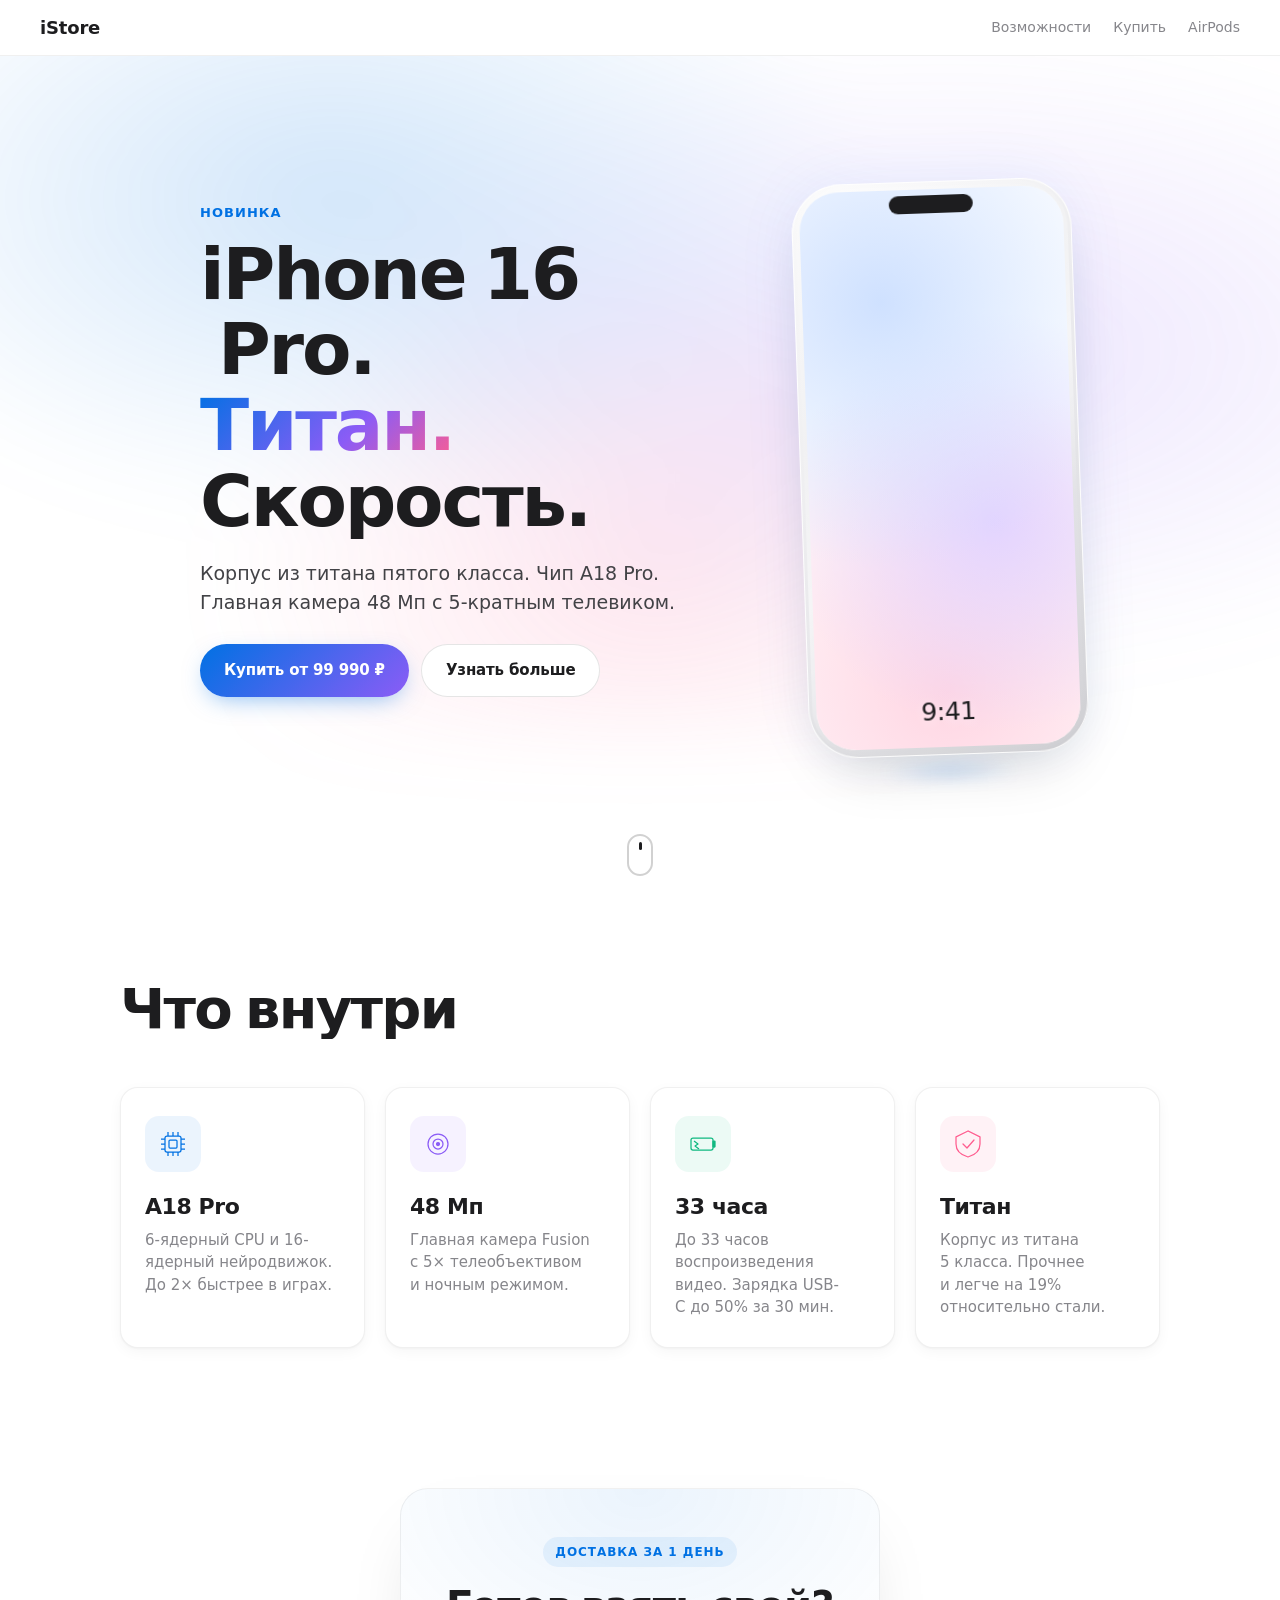
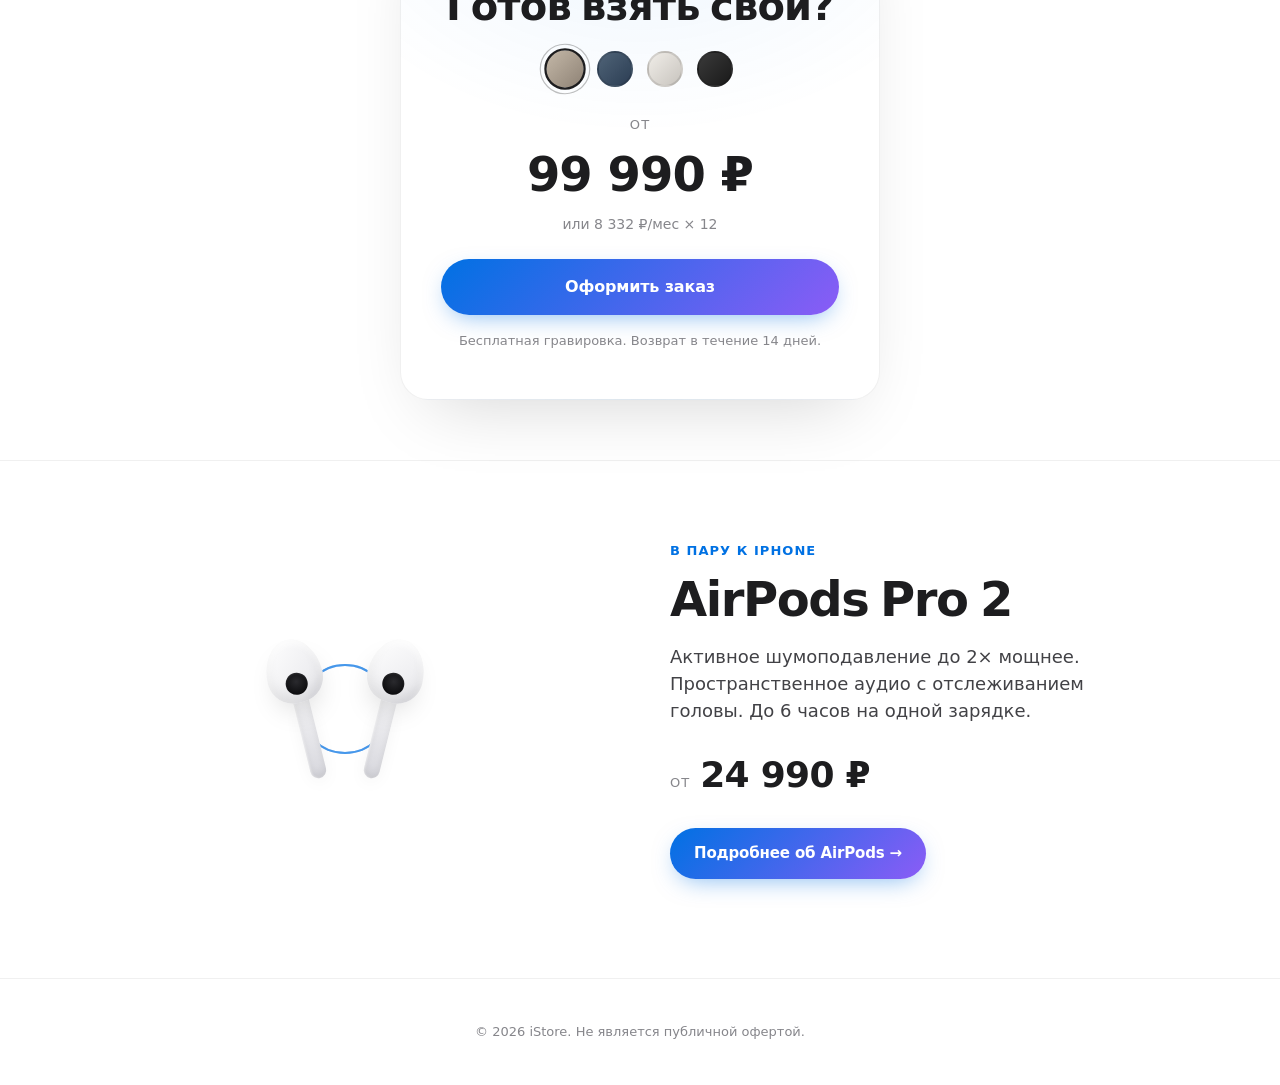
<file: index.html>
<!DOCTYPE html>
<html lang="ru">
<head>
  <meta charset="UTF-8" />
  <meta name="viewport" content="width=device-width, initial-scale=1, viewport-fit=cover" />
  <meta name="theme-color" content="#ffffff" />
  <meta name="description" content="iPhone 16 Pro — титан, чип A18 Pro, камера 48 Мп. Купить с доставкой за 1 день." />
  <title>iPhone 16 Pro — Титан. Скорость. Камера.</title>
  <link rel="stylesheet" href="styles.css" />
</head>
<body>
  <div class="scroll-progress" aria-hidden="true">
    <div class="scroll-progress__fill"></div>
  </div>

  <header class="nav">
    <a class="nav__logo" href="index.html">iStore</a>
    <nav class="nav__links" aria-label="Основная навигация">
      <a href="#features">Возможности</a>
      <a href="#buy">Купить</a>
      <a href="airpods.html">AirPods</a>
    </nav>
  </header>

  <main>
    <section class="hero" id="hero">
      <div class="hero__glow" aria-hidden="true"></div>

      <div class="hero__content">
        <p class="hero__eyebrow reveal">Новинка</p>
        <h1 class="hero__title">
          <span class="split" data-split>iPhone 16 Pro.</span>
          <span class="split hero__title--accent" data-split>Титан.</span>
          <span class="split" data-split>Скорость.</span>
        </h1>
        <p class="hero__sub reveal--blur" style="--delay: 480ms">
          Корпус из титана пятого класса. Чип&nbsp;A18&nbsp;Pro. Главная камера 48&nbsp;Мп
          с&nbsp;5-кратным телевиком.
        </p>
        <div class="hero__cta reveal" style="--delay: 600ms">
          <a class="btn btn--primary" href="#buy">Купить от&nbsp;99&nbsp;990&nbsp;₽</a>
          <a class="btn btn--ghost" href="#features">Узнать&nbsp;больше</a>
        </div>
      </div>

      <div class="phone" aria-hidden="true">
        <div class="phone__shadow"></div>
        <div class="phone__body">
          <div class="phone__notch"></div>
          <div class="phone__screen">
            <div class="phone__wallpaper"></div>
            <div class="phone__time">9:41</div>
          </div>
        </div>
      </div>

      <button class="hero__scroll" aria-label="Прокрутить вниз">
        <span></span>
      </button>
    </section>

    <section class="features" id="features">
      <h2 class="section-title split" data-split>Что внутри</h2>

      <div class="features__grid">
        <article class="feature reveal--scale" style="--delay: 0ms">
          <div class="feature__icon feature__icon--chip">
            <svg viewBox="0 0 64 64" fill="none" stroke="currentColor" stroke-width="2.5">
              <rect x="16" y="16" width="32" height="32" rx="4" />
              <rect x="24" y="24" width="16" height="16" rx="2" />
              <path d="M22 8v8M32 8v8M42 8v8M22 48v8M32 48v8M42 48v8M8 22h8M8 32h8M8 42h8M48 22h8M48 32h8M48 42h8" />
            </svg>
          </div>
          <h3>A18 Pro</h3>
          <p>6-ядерный CPU и 16-ядерный нейродвижок. До&nbsp;2× быстрее в&nbsp;играх.</p>
        </article>

        <article class="feature reveal--scale" style="--delay: 120ms">
          <div class="feature__icon feature__icon--cam">
            <svg viewBox="0 0 64 64" fill="none" stroke="currentColor" stroke-width="2.5">
              <circle cx="32" cy="32" r="20" />
              <circle cx="32" cy="32" r="10" />
              <circle cx="32" cy="32" r="3" fill="currentColor" />
            </svg>
          </div>
          <h3>48 Мп</h3>
          <p>Главная камера Fusion с&nbsp;5× телеобъективом и&nbsp;ночным режимом.</p>
        </article>

        <article class="feature reveal--scale" style="--delay: 240ms">
          <div class="feature__icon feature__icon--bat">
            <svg viewBox="0 0 64 64" fill="none" stroke="currentColor" stroke-width="2.5">
              <rect x="8" y="20" width="44" height="24" rx="4" />
              <rect x="52" y="26" width="4" height="12" rx="1" fill="currentColor" />
              <path d="M14 26l8 6-6 4 8 6" stroke-linejoin="round" />
            </svg>
          </div>
          <h3>33 часа</h3>
          <p>До&nbsp;33&nbsp;часов воспроизведения видео. Зарядка USB-C&nbsp;до&nbsp;50% за&nbsp;30&nbsp;мин.</p>
        </article>

        <article class="feature reveal--scale" style="--delay: 360ms">
          <div class="feature__icon feature__icon--ti">
            <svg viewBox="0 0 64 64" fill="none" stroke="currentColor" stroke-width="2.5">
              <path d="M32 6L8 18v14c0 14 10 22 24 26 14-4 24-12 24-26V18L32 6z" />
              <path d="M22 32l8 8 14-16" stroke-linecap="round" stroke-linejoin="round" />
            </svg>
          </div>
          <h3>Титан</h3>
          <p>Корпус из&nbsp;титана 5&nbsp;класса. Прочнее и&nbsp;легче на&nbsp;19% относительно стали.</p>
        </article>
      </div>
    </section>

    <section class="buy" id="buy">
      <div class="buy__card reveal--blur">
        <p class="buy__eyebrow">Доставка за&nbsp;1&nbsp;день</p>
        <h2 class="buy__title split" data-split>Готов взять свой?</h2>

        <div class="buy__colors" role="radiogroup" aria-label="Цвет">
          <button class="swatch swatch--natural is-active" role="radio" aria-checked="true" aria-label="Натуральный титан"></button>
          <button class="swatch swatch--blue" role="radio" aria-checked="false" aria-label="Синий титан"></button>
          <button class="swatch swatch--white" role="radio" aria-checked="false" aria-label="Белый титан"></button>
          <button class="swatch swatch--black" role="radio" aria-checked="false" aria-label="Чёрный титан"></button>
        </div>

        <div class="buy__price">
          <span class="buy__price-from">от</span>
          <span class="buy__price-value">99&nbsp;990&nbsp;₽</span>
          <span class="buy__price-note">или&nbsp;8&nbsp;332&nbsp;₽/мес ×&nbsp;12</span>
        </div>

        <a href="#" class="btn btn--primary btn--block">Оформить заказ</a>
        <p class="buy__small">Бесплатная гравировка. Возврат в&nbsp;течение 14&nbsp;дней.</p>
      </div>
    </section>

    <section class="airpods" id="airpods">
      <div class="airpods__inner">
        <div class="airpods__visual reveal--scale" aria-hidden="true">
          <span class="wave wave--1"></span>
          <span class="wave wave--2"></span>
          <span class="wave wave--3"></span>
          <div class="airpod airpod--left">
            <div class="airpod__bud"><span class="airpod__mesh"></span></div>
            <div class="airpod__stem"></div>
          </div>
          <div class="airpod airpod--right">
            <div class="airpod__bud"><span class="airpod__mesh"></span></div>
            <div class="airpod__stem"></div>
          </div>
        </div>

        <div class="airpods__content">
          <p class="airpods__eyebrow reveal">В пару к&nbsp;iPhone</p>
          <h2 class="airpods__title split" data-split>AirPods Pro 2</h2>
          <p class="airpods__sub reveal--blur" style="--delay: 200ms">
            Активное шумоподавление до&nbsp;2× мощнее. Пространственное аудио
            с&nbsp;отслеживанием головы. До&nbsp;6&nbsp;часов на&nbsp;одной зарядке.
          </p>
          <div class="airpods__price reveal" style="--delay: 360ms">
            <span class="airpods__price-from">от</span>
            <span class="airpods__price-value">24&nbsp;990&nbsp;₽</span>
          </div>
          <a href="airpods.html" class="btn btn--primary reveal" style="--delay: 480ms">Подробнее об AirPods →</a>
        </div>
      </div>
    </section>
  </main>

  <footer class="footer">
    <p>© 2026 iStore. Не&nbsp;является публичной офертой.</p>
  </footer>

  <script src="script.js" defer></script>
</body>
</html>
</file>
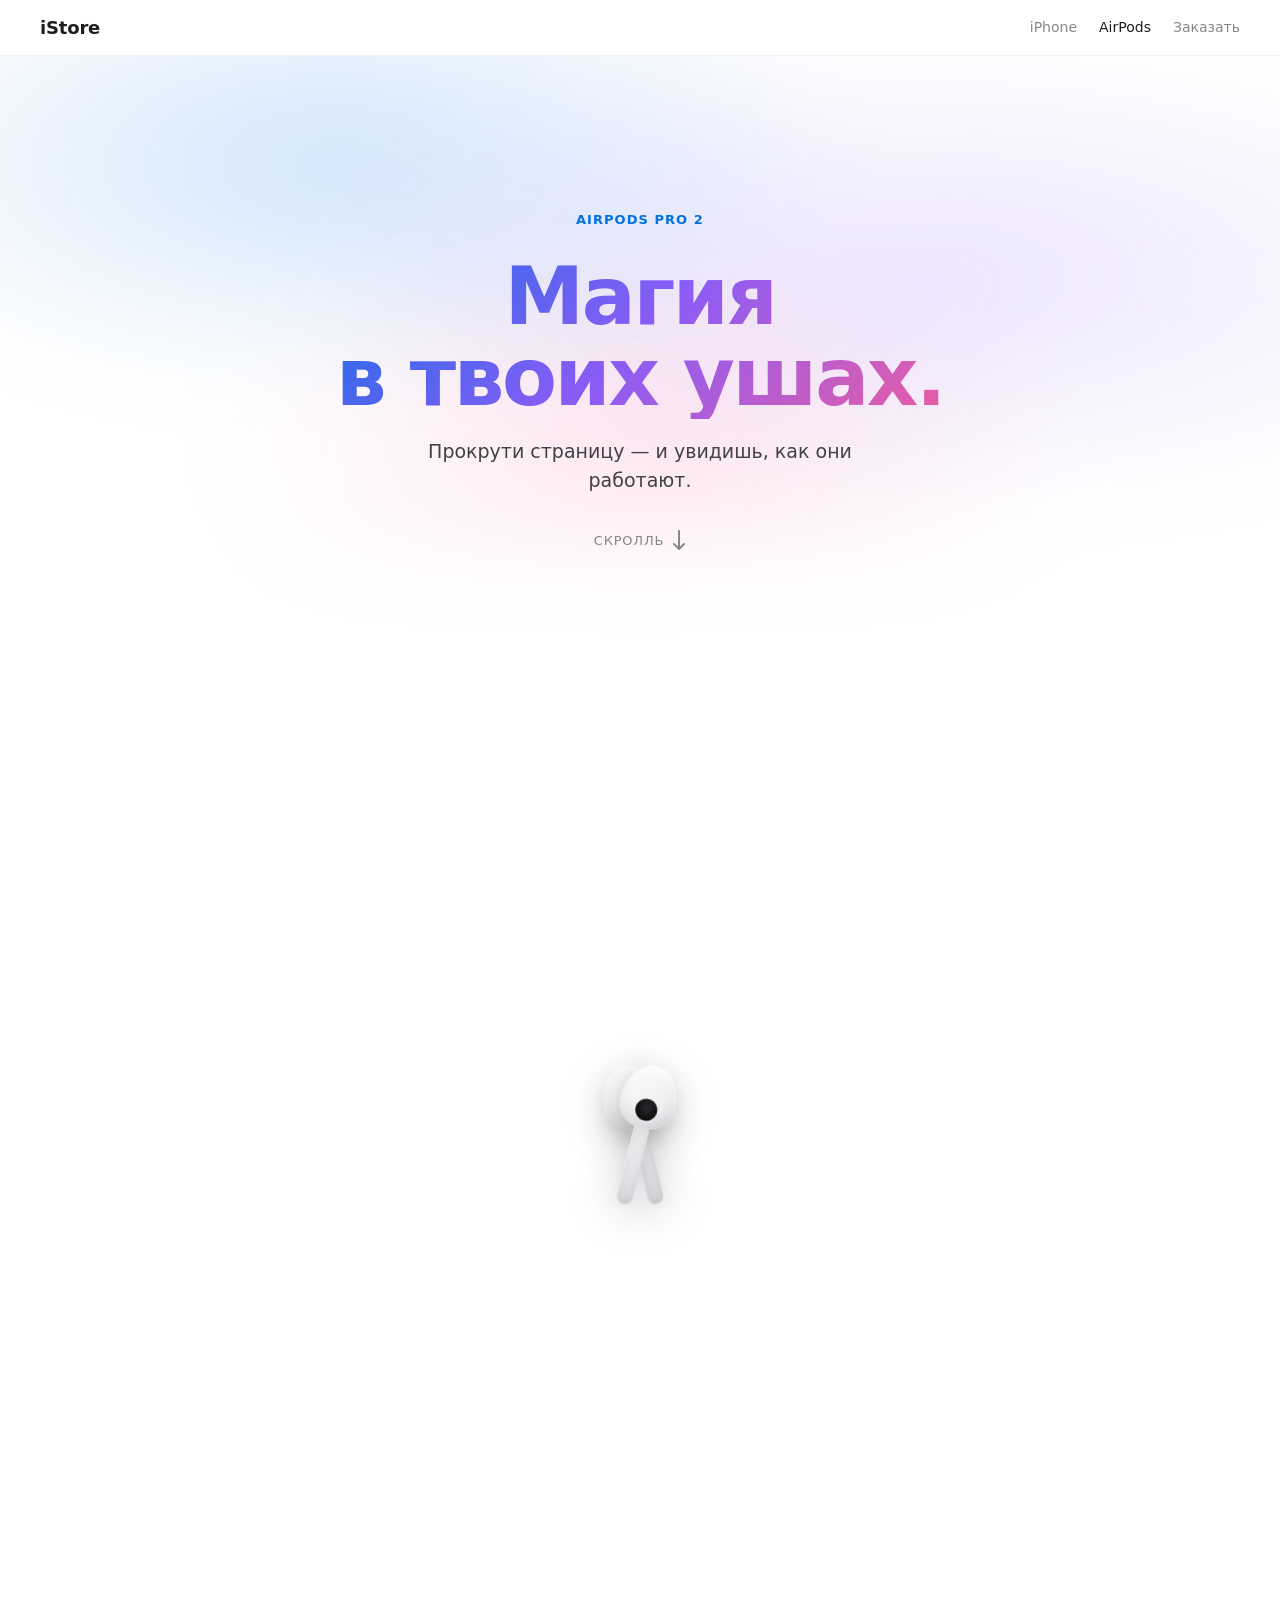
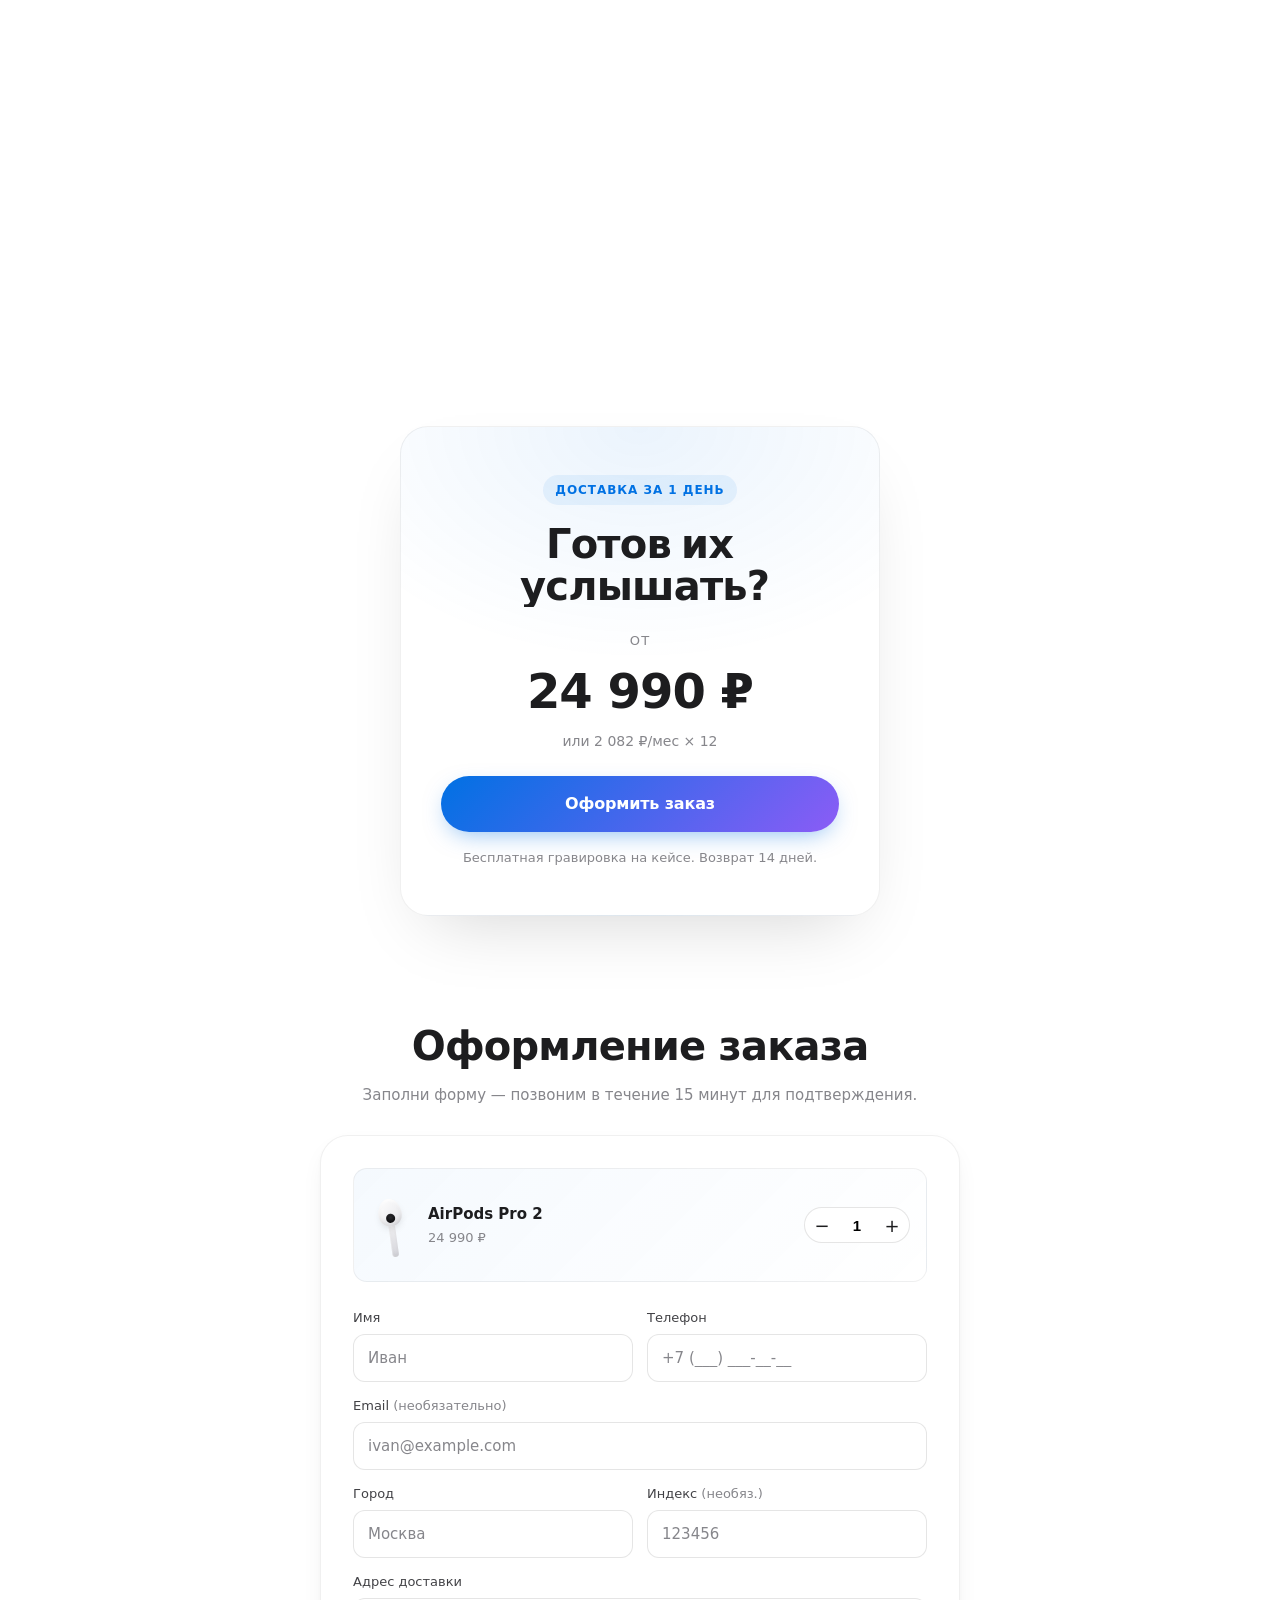
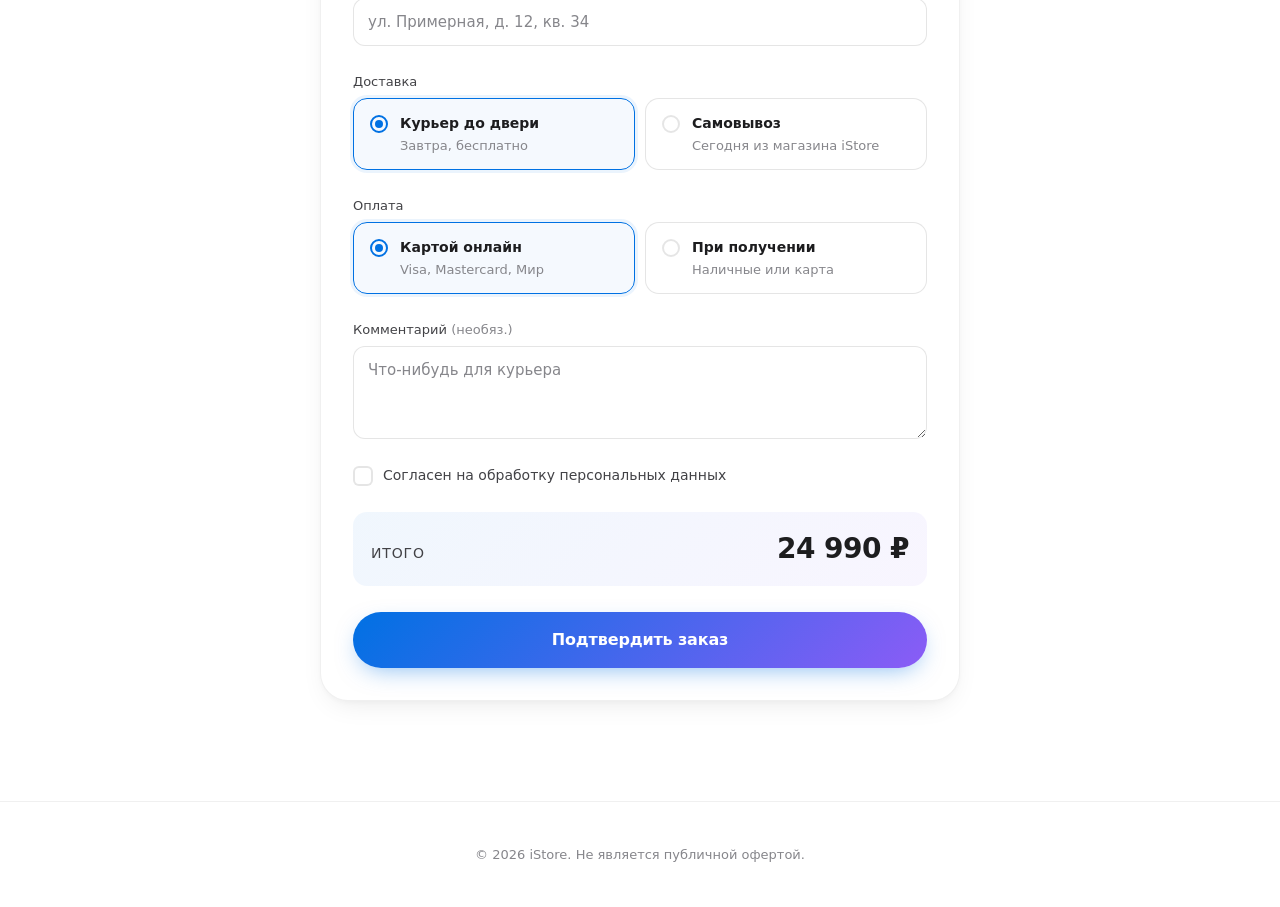
<file: airpods.html>
<!DOCTYPE html>
<html lang="ru">
<head>
  <meta charset="UTF-8" />
  <meta name="viewport" content="width=device-width, initial-scale=1, viewport-fit=cover" />
  <meta name="theme-color" content="#ffffff" />
  <meta name="description" content="AirPods Pro 2 — активное шумоподавление, пространственное аудио." />
  <title>AirPods Pro 2 — iStore</title>
  <link rel="stylesheet" href="styles.css" />
</head>
<body>
  <div class="scroll-progress" aria-hidden="true">
    <div class="scroll-progress__fill"></div>
  </div>

  <header class="nav">
    <a class="nav__logo" href="index.html">iStore</a>
    <nav class="nav__links" aria-label="Основная навигация">
      <a href="index.html#features">iPhone</a>
      <a href="airpods.html" aria-current="page">AirPods</a>
      <a href="#order-form">Заказать</a>
    </nav>
  </header>

  <main>
    <section class="story-hero">
      <div class="hero__glow" aria-hidden="true"></div>
      <p class="hero__eyebrow reveal">AirPods Pro 2</p>
      <h1 class="story-hero__title reveal--blur" style="--delay: 120ms">Магия в&nbsp;твоих&nbsp;ушах.</h1>
      <p class="story-hero__sub reveal" style="--delay: 280ms">
        Прокрути страницу — и&nbsp;увидишь, как они работают.
      </p>
      <div class="story-hero__hint" aria-hidden="true">
        <span>Скролль</span>
        <svg width="14" height="22" viewBox="0 0 14 22" fill="none">
          <path d="M7 1v18m0 0l-5-5m5 5l5-5" stroke="currentColor" stroke-width="2" stroke-linecap="round" stroke-linejoin="round"/>
        </svg>
      </div>
    </section>

    <section class="airpods-story" aria-label="Демонстрация AirPods Pro">
      <div class="airpods-story__track">
        <div class="airpods-story__viewport">
          <div class="silhouette" aria-hidden="true">
            <div class="silhouette__head"></div>
            <div class="silhouette__body"></div>
          </div>

          <div class="story-specs" aria-live="polite">
            <h2 class="story-specs__title">Что внутри</h2>
            <ul class="story-specs__list">
              <li><b>Чип H2</b><span>В&nbsp;2× мощнее активное шумоподавление и&nbsp;адаптивный режим.</span></li>
              <li><b>6 часов</b><span>Воспроизведение на&nbsp;одном заряде. До&nbsp;30&nbsp;ч с&nbsp;кейсом.</span></li>
              <li><b>Lossless</b><span>Аудио без&nbsp;потерь с&nbsp;ультранизкой задержкой в&nbsp;Vision Pro.</span></li>
              <li><b>USB-C, IP54</b><span>Зарядка кейса. Защита от пыли и&nbsp;брызг.</span></li>
            </ul>
          </div>

          <div class="story-bud story-bud--left" aria-hidden="true">
            <div class="airpod__bud"><span class="airpod__mesh"></span></div>
            <div class="airpod__stem"></div>
          </div>
          <div class="story-bud story-bud--right" aria-hidden="true">
            <div class="airpod__bud"><span class="airpod__mesh"></span></div>
            <div class="airpod__stem"></div>
          </div>
        </div>
      </div>
    </section>

    <section class="buy" id="buy">
      <div class="buy__card reveal--blur">
        <p class="buy__eyebrow">Доставка за&nbsp;1&nbsp;день</p>
        <h2 class="buy__title split" data-split>Готов их услышать?</h2>
        <div class="buy__price">
          <span class="buy__price-from">от</span>
          <span class="buy__price-value">24&nbsp;990&nbsp;₽</span>
          <span class="buy__price-note">или&nbsp;2&nbsp;082&nbsp;₽/мес ×&nbsp;12</span>
        </div>
        <a href="#order-form" class="btn btn--primary btn--block">Оформить заказ</a>
        <p class="buy__small">Бесплатная гравировка на&nbsp;кейсе. Возврат 14&nbsp;дней.</p>
      </div>
    </section>

    <section class="order" id="order-form">
      <div class="order__inner">
        <h2 class="order__title reveal">Оформление заказа</h2>
        <p class="order__sub reveal" style="--delay: 80ms">Заполни форму — позвоним в&nbsp;течение 15&nbsp;минут для подтверждения.</p>

        <form class="order-form reveal" style="--delay: 160ms" data-price="24990" novalidate>
          <div class="order-form__product">
            <div class="order-form__product-mini" aria-hidden="true">
              <div class="airpod airpod--mini">
                <div class="airpod__bud"><span class="airpod__mesh"></span></div>
                <div class="airpod__stem"></div>
              </div>
            </div>
            <div class="order-form__product-text">
              <p class="order-form__product-name">AirPods Pro 2</p>
              <p class="order-form__product-price">24&nbsp;990&nbsp;₽</p>
            </div>
            <div class="qty-stepper" role="group" aria-label="Количество">
              <button type="button" class="qty-stepper__btn" data-action="dec" aria-label="Уменьшить">−</button>
              <input type="number" name="qty" value="1" min="1" max="10" inputmode="numeric" aria-label="Количество" />
              <button type="button" class="qty-stepper__btn" data-action="inc" aria-label="Увеличить">+</button>
            </div>
          </div>

          <div class="order-form__grid">
            <label class="field">
              <span class="field__label">Имя</span>
              <input type="text" name="name" required autocomplete="name" placeholder="Иван" />
            </label>
            <label class="field">
              <span class="field__label">Телефон</span>
              <input type="tel" name="phone" required autocomplete="tel" placeholder="+7 (___) ___-__-__" pattern="[+0-9\s\-\(\)]{7,}" />
            </label>
            <label class="field field--full">
              <span class="field__label">Email <span class="field__optional">(необязательно)</span></span>
              <input type="email" name="email" autocomplete="email" placeholder="ivan@example.com" />
            </label>
            <label class="field">
              <span class="field__label">Город</span>
              <input type="text" name="city" required autocomplete="address-level2" placeholder="Москва" />
            </label>
            <label class="field">
              <span class="field__label">Индекс <span class="field__optional">(необяз.)</span></span>
              <input type="text" name="zip" autocomplete="postal-code" placeholder="123456" inputmode="numeric" pattern="[0-9]{4,10}" />
            </label>
            <label class="field field--full">
              <span class="field__label">Адрес доставки</span>
              <input type="text" name="address" required autocomplete="street-address" placeholder="ул. Примерная, д.&nbsp;12, кв.&nbsp;34" />
            </label>
          </div>

          <fieldset class="order-form__radios">
            <legend>Доставка</legend>
            <label class="radio-card">
              <input type="radio" name="delivery" value="courier" checked />
              <div class="radio-card__body">
                <b>Курьер до&nbsp;двери</b>
                <span>Завтра, бесплатно</span>
              </div>
            </label>
            <label class="radio-card">
              <input type="radio" name="delivery" value="pickup" />
              <div class="radio-card__body">
                <b>Самовывоз</b>
                <span>Сегодня из&nbsp;магазина iStore</span>
              </div>
            </label>
          </fieldset>

          <fieldset class="order-form__radios">
            <legend>Оплата</legend>
            <label class="radio-card">
              <input type="radio" name="payment" value="card" checked />
              <div class="radio-card__body">
                <b>Картой онлайн</b>
                <span>Visa, Mastercard, Мир</span>
              </div>
            </label>
            <label class="radio-card">
              <input type="radio" name="payment" value="cash" />
              <div class="radio-card__body">
                <b>При получении</b>
                <span>Наличные или&nbsp;карта</span>
              </div>
            </label>
          </fieldset>

          <label class="field">
            <span class="field__label">Комментарий <span class="field__optional">(необяз.)</span></span>
            <textarea name="comment" rows="3" placeholder="Что-нибудь для курьера"></textarea>
          </label>

          <label class="checkbox">
            <input type="checkbox" name="consent" required />
            <span>Согласен на&nbsp;обработку персональных данных</span>
          </label>

          <div class="order-form__total">
            <span class="order-form__total-label">Итого</span>
            <strong class="order-form__total-value" data-total>24&nbsp;990&nbsp;₽</strong>
          </div>

          <button type="submit" class="btn btn--primary btn--block">Подтвердить заказ</button>
        </form>

        <div class="order-success" hidden role="status" aria-live="polite">
          <div class="order-success__icon" aria-hidden="true">
            <svg viewBox="0 0 64 64" fill="none" stroke="currentColor" stroke-width="3">
              <circle cx="32" cy="32" r="28" />
              <path d="M20 33l8 8 16-18" stroke-linecap="round" stroke-linejoin="round" />
            </svg>
          </div>
          <h3 class="order-success__title">Заказ принят!</h3>
          <p class="order-success__text">Мы позвоним на&nbsp;<span data-success-phone></span> в&nbsp;течение 15&nbsp;минут для подтверждения.</p>
          <p class="order-success__order-id">Номер заказа: <strong data-success-id></strong></p>
          <p class="order-success__total">Сумма: <strong data-success-total></strong></p>
          <button type="button" class="btn btn--ghost order-success__again" data-reset-order>Оформить ещё</button>
        </div>
      </div>
    </section>
  </main>

  <footer class="footer">
    <p>© 2026 iStore. Не&nbsp;является публичной офертой.</p>
  </footer>

  <script src="script.js" defer></script>
</body>
</html>
</file>
<file: styles.css>
/* ============================================
   Reset & tokens (mobile-first, light theme)
   ============================================ */
*,
*::before,
*::after { box-sizing: border-box; }

html { -webkit-text-size-adjust: 100%; scroll-behavior: smooth; scroll-padding-top: 70px; }

body {
  margin: 0;
  font-family: -apple-system, BlinkMacSystemFont, "SF Pro Display", "SF Pro Text",
               "Helvetica Neue", "Segoe UI", system-ui, sans-serif;
  color: #1d1d1f;
  background: #ffffff;
  line-height: 1.5;
  -webkit-font-smoothing: antialiased;
  overflow-x: hidden;
}

img, svg { display: block; max-width: 100%; }

a { color: inherit; text-decoration: none; }

button {
  font: inherit;
  color: inherit;
  background: none;
  border: 0;
  cursor: pointer;
}

:root {
  --accent: #0071e3;
  --accent-2: #8b5cf6;
  --accent-3: #ff5d8f;
  --ink: #1d1d1f;
  --ink-2: #424246;
  --ink-dim: #86868b;
  --bg: #ffffff;
  --bg-soft: #ffffff;
  --bg-card: #ffffff;
  --border: rgba(0,0,0,0.06);
  --border-strong: rgba(0,0,0,0.1);
  --shadow-sm: 0 1px 2px rgba(0,0,0,0.03), 0 4px 14px rgba(0,0,0,0.04);
  --shadow-md: 0 10px 28px -10px rgba(0,0,0,0.1), 0 2px 6px rgba(0,0,0,0.03);
  --shadow-lg: 0 30px 70px -30px rgba(0,0,0,0.18);
  --radius: 18px;
  --radius-lg: 28px;
  --maxw: 1120px;
  --pad: 20px;
}

@media (min-width: 768px) {
  :root { --pad: 40px; }
}

.scroll-progress {
  position: fixed;
  top: 0;
  left: 0;
  height: 3px;
  width: 100%;
  background: transparent;
  z-index: 100;
  pointer-events: none;
}
.scroll-progress__fill {
  height: 100%;
  width: 0;
  background: linear-gradient(90deg, var(--accent), var(--accent-2), var(--accent-3));
  transform-origin: left center;
  transition: width 0.05s linear;
}

.reveal {
  opacity: 0;
  transform: translateY(28px);
  transition: opacity 0.8s cubic-bezier(.2,.7,.2,1) var(--delay, 0ms),
              transform 0.8s cubic-bezier(.2,.7,.2,1) var(--delay, 0ms);
  will-change: opacity, transform;
}
.reveal.is-in { opacity: 1; transform: none; }

.reveal--scale {
  opacity: 0;
  transform: scale(0.92);
  transition: opacity 0.9s cubic-bezier(.2,.7,.2,1) var(--delay, 0ms),
              transform 0.9s cubic-bezier(.2,.7,.2,1) var(--delay, 0ms);
}
.reveal--scale.is-in { opacity: 1; transform: none; }

.reveal--blur {
  opacity: 0;
  filter: blur(14px);
  transform: translateY(20px);
  transition: opacity 1s cubic-bezier(.2,.7,.2,1) var(--delay, 0ms),
              filter   1s cubic-bezier(.2,.7,.2,1) var(--delay, 0ms),
              transform 1s cubic-bezier(.2,.7,.2,1) var(--delay, 0ms);
}
.reveal--blur.is-in { opacity: 1; filter: blur(0); transform: none; }

.split { display: inline-block; overflow: hidden; vertical-align: top; line-height: 1.05; }
.word {
  display: inline-block;
  transform: translateY(110%);
  opacity: 0;
  transition: transform 0.7s cubic-bezier(.2,.7,.2,1),
              opacity   0.7s cubic-bezier(.2,.7,.2,1);
  transition-delay: calc(var(--i, 0) * 70ms);
  will-change: transform, opacity;
}
.split.is-in .word { transform: translateY(0); opacity: 1; }
.word + .word { margin-left: 0.25em; }

@media (prefers-reduced-motion: reduce) {
  .reveal,
  .reveal--scale,
  .reveal--blur { opacity: 1; transform: none; filter: none; transition: none; }
  .split .word { opacity: 1; transform: none; transition: none; }
  *, *::before, *::after {
    animation-duration: 0.001ms !important;
    animation-iteration-count: 1 !important;
    transition-duration: 0.001ms !important;
  }
}

.nav {
  position: sticky;
  top: 0;
  z-index: 50;
  display: flex;
  align-items: center;
  justify-content: space-between;
  padding: 14px var(--pad);
  background: rgba(255,255,255,0.85);
  backdrop-filter: saturate(180%) blur(24px);
  -webkit-backdrop-filter: saturate(180%) blur(24px);
  border-bottom: 1px solid var(--border);
}
.nav__logo {
  font-weight: 700;
  letter-spacing: -0.01em;
  font-size: 18px;
  color: var(--ink);
}
.nav__links {
  display: flex;
  gap: 22px;
  font-size: 14px;
  color: var(--ink-dim);
}
.nav__links a { transition: color .2s; }
.nav__links a:hover { color: var(--ink); }
.nav__links a[aria-current="page"] { color: var(--ink); }

.btn {
  display: inline-flex;
  align-items: center;
  justify-content: center;
  padding: 14px 24px;
  border-radius: 999px;
  font-weight: 600;
  font-size: 15px;
  letter-spacing: -0.01em;
  transition: transform .2s ease, background .25s, box-shadow .25s, opacity .2s;
  white-space: nowrap;
}
.btn--primary {
  background: linear-gradient(135deg, var(--accent), var(--accent-2));
  color: #fff;
  box-shadow: 0 8px 24px -8px rgba(0,113,227,.5);
}
.btn--primary:hover {
  transform: translateY(-2px);
  box-shadow: 0 14px 32px -10px rgba(0,113,227,.55);
}
.btn--primary:active { transform: translateY(0); }
.btn--ghost {
  background: #ffffff;
  color: var(--ink);
  border: 1px solid var(--border-strong);
}
.btn--ghost:hover { background: #f5f5f7; border-color: rgba(0,0,0,0.18); }
.btn--block { display: flex; width: 100%; padding: 16px 24px; font-size: 16px; }

.hero {
  position: relative;
  min-height: calc(100svh - 56px);
  padding: 32px var(--pad) 80px;
  display: flex;
  flex-direction: column;
  align-items: center;
  text-align: center;
  overflow: hidden;
  isolation: isolate;
  background: #ffffff;
}

.hero__glow {
  position: absolute;
  inset: -10% -10% auto -10%;
  height: 90%;
  background:
    radial-gradient(50% 60% at 30% 30%, rgba(0,113,227,.18), transparent 70%),
    radial-gradient(60% 60% at 70% 50%, rgba(139,92,246,.16), transparent 70%),
    radial-gradient(40% 60% at 50% 80%, rgba(255,93,143,.14), transparent 70%);
  filter: blur(40px);
  z-index: -1;
  animation: glow-drift 14s ease-in-out infinite alternate;
}
@keyframes glow-drift {
  0%   { transform: translate3d(-3%, -2%, 0) scale(1); }
  100% { transform: translate3d(3%, 4%, 0) scale(1.08); }
}

.hero__eyebrow {
  font-size: 13px;
  letter-spacing: 0.08em;
  text-transform: uppercase;
  color: var(--accent);
  margin: 0 0 14px;
  font-weight: 600;
}

.hero__title {
  font-size: clamp(40px, 11vw, 72px);
  line-height: 1.02;
  letter-spacing: -0.03em;
  margin: 0 0 20px;
  font-weight: 700;
  color: var(--ink);
}
.hero__title .split { display: block; }
.hero__title--accent .word {
  background: linear-gradient(135deg, var(--accent) 0%, var(--accent-2) 60%, var(--accent-3) 100%);
  -webkit-background-clip: text;
  background-clip: text;
  color: transparent;
}

.hero__sub {
  margin: 0 auto 28px;
  max-width: 540px;
  color: var(--ink-2);
  font-size: clamp(16px, 4vw, 19px);
}

.hero__cta {
  display: flex;
  flex-wrap: wrap;
  gap: 12px;
  justify-content: center;
  margin-bottom: 36px;
}

.phone {
  --w: min(220px, 60vw);
  --h: calc(var(--w) * 2.05);
  --scroll: 0;
  position: relative;
  width: var(--w);
  height: var(--h);
  margin: 8px auto 0;
  perspective: 800px;
  transform: rotate(calc(-2deg + var(--scroll) * 12deg))
             scale(calc(1 + var(--scroll) * 0.08))
             translateY(calc(var(--scroll) * -10px));
  animation: phone-float 5s ease-in-out infinite;
  transition: transform 0.05s linear;
}
@keyframes phone-float {
  0%, 100% { translate: 0 0; }
  50%      { translate: 0 -10px; }
}

.phone__shadow {
  position: absolute;
  left: 50%;
  bottom: -28px;
  width: 70%;
  height: 24px;
  transform: translateX(-50%);
  background: radial-gradient(50% 50% at 50% 50%, rgba(0,113,227,.28), transparent 70%);
  filter: blur(8px);
  animation: shadow-pulse 5s ease-in-out infinite;
}
@keyframes shadow-pulse {
  0%, 100% { transform: translateX(-50%) scale(1); opacity: .8; }
  50%      { transform: translateX(-50%) scale(.85); opacity: .55; }
}

.phone__body {
  position: relative;
  width: 100%;
  height: 100%;
  border-radius: calc(var(--w) * 0.18);
  background:
    linear-gradient(135deg, #ffffff 0%, #ececef 60%, #d4d4d8 100%);
  padding: 8px;
  box-shadow:
    inset 0 0 0 1px rgba(255,255,255,.9),
    inset 0 -10px 30px rgba(0,0,0,.05),
    0 30px 60px -25px rgba(0,0,0,.18),
    0 0 60px rgba(0,113,227,.08);
}
.phone__body::before {
  content: '';
  position: absolute;
  inset: 4px;
  border-radius: calc(var(--w) * 0.16);
  background: linear-gradient(135deg, transparent 30%, rgba(255,255,255,.5) 50%, transparent 70%);
  pointer-events: none;
}

.phone__screen {
  position: relative;
  width: 100%;
  height: 100%;
  border-radius: calc(var(--w) * 0.14);
  overflow: hidden;
  background: #fafafa;
}

.phone__wallpaper {
  position: absolute;
  inset: 0;
  background:
    radial-gradient(circle at 30% 20%, #cfe1ff 0%, transparent 55%),
    radial-gradient(circle at 70% 60%, #e3d4ff 0%, transparent 55%),
    radial-gradient(circle at 50% 90%, #ffd6e3 0%, transparent 60%),
    #ffffff;
  animation: wallpaper-shift 8s ease-in-out infinite;
}
@keyframes wallpaper-shift {
  0%, 100% { transform: scale(1) rotate(0); }
  50%      { transform: scale(1.15) rotate(8deg); }
}

.phone__notch {
  position: absolute;
  top: 14px;
  left: 50%;
  transform: translateX(-50%);
  width: 30%;
  height: 18px;
  background: #1d1d1f;
  border-radius: 999px;
  z-index: 2;
}

.phone__time {
  position: absolute;
  bottom: 16px;
  left: 50%;
  transform: translateX(-50%);
  color: #1d1d1f;
  font-size: calc(var(--w) * 0.09);
  font-weight: 400;
  letter-spacing: -0.02em;
  text-shadow: 0 2px 12px rgba(255,255,255,.6);
}

.phone__camera { display: none; }

.hero__scroll {
  margin-top: 40px;
  width: 26px;
  height: 42px;
  border: 2px solid rgba(0,0,0,.18);
  border-radius: 999px;
  display: flex;
  justify-content: center;
  padding-top: 6px;
  animation: scroll-fade 2.4s ease-in-out infinite;
}
.hero__scroll span {
  width: 3px;
  height: 8px;
  background: var(--ink);
  border-radius: 999px;
  animation: scroll-dot 2.4s ease-in-out infinite;
}
@keyframes scroll-dot {
  0%   { transform: translateY(0); opacity: 1; }
  60%  { transform: translateY(14px); opacity: 0; }
  100% { transform: translateY(0); opacity: 0; }
}
@keyframes scroll-fade {
  0%, 100% { opacity: .55; }
  50%      { opacity: 1; }
}

.features {
  padding: 80px var(--pad);
  max-width: var(--maxw);
  margin: 0 auto;
}
.section-title {
  font-size: clamp(32px, 8vw, 56px);
  line-height: 1.05;
  letter-spacing: -0.03em;
  text-align: center;
  margin: 0 0 48px;
  font-weight: 700;
  color: var(--ink);
}

.features__grid {
  display: grid;
  grid-template-columns: 1fr;
  gap: 16px;
}
@media (min-width: 640px) {
  .features__grid { grid-template-columns: 1fr 1fr; gap: 20px; }
}
@media (min-width: 1024px) {
  .features__grid { grid-template-columns: repeat(4, 1fr); }
}

.feature {
  position: relative;
  padding: 28px 24px;
  background: var(--bg-card);
  border: 1px solid var(--border);
  border-radius: var(--radius);
  overflow: hidden;
  transition: transform .35s ease, border-color .35s, background .35s, box-shadow .35s;
  box-shadow: var(--shadow-sm);
}
.feature::before {
  content: '';
  position: absolute;
  inset: -1px;
  border-radius: inherit;
  padding: 1px;
  background: linear-gradient(135deg, var(--accent), var(--accent-2));
  -webkit-mask: linear-gradient(#000 0 0) content-box, linear-gradient(#000 0 0);
          mask: linear-gradient(#000 0 0) content-box, linear-gradient(#000 0 0);
  -webkit-mask-composite: xor;
          mask-composite: exclude;
  opacity: 0;
  transition: opacity .35s ease;
  pointer-events: none;
}
.feature:hover {
  transform: translateY(-4px);
  box-shadow: var(--shadow-md);
}
.feature:hover::before { opacity: 1; }

.feature__icon {
  width: 56px;
  height: 56px;
  border-radius: 14px;
  display: grid;
  place-items: center;
  margin-bottom: 18px;
  color: var(--accent);
  background: rgba(0,113,227,.08);
}
.feature__icon--cam { color: #8b5cf6; background: rgba(139,92,246,.08); }
.feature__icon--bat { color: #10b981; background: rgba(16,185,129,.08); }
.feature__icon--ti  { color: #ff5d8f; background: rgba(255,93,143,.08); }
.feature__icon svg { width: 32px; height: 32px; }

.feature h3 {
  font-size: 22px;
  letter-spacing: -0.02em;
  margin: 0 0 6px;
  color: var(--ink);
}
.feature p {
  margin: 0;
  color: var(--ink-dim);
  font-size: 15px;
}

.buy {
  padding: 60px var(--pad) 60px;
  display: grid;
  place-items: center;
  background: var(--bg-soft);
}
.buy__card {
  width: 100%;
  max-width: 480px;
  padding: 36px 28px;
  background:
    radial-gradient(120% 80% at 50% 0%, rgba(0,113,227,.08), transparent 60%),
    var(--bg-card);
  border: 1px solid var(--border);
  border-radius: var(--radius-lg);
  text-align: center;
  box-shadow: var(--shadow-lg);
}
@media (min-width: 768px) {
  .buy__card { padding: 48px 40px; }
}

.buy__eyebrow {
  display: inline-block;
  font-size: 12px;
  letter-spacing: 0.08em;
  text-transform: uppercase;
  color: var(--accent);
  background: rgba(0,113,227,.08);
  padding: 6px 12px;
  border-radius: 999px;
  margin: 0 0 18px;
  font-weight: 600;
}
.buy__title {
  font-size: clamp(28px, 7vw, 40px);
  letter-spacing: -0.02em;
  margin: 0 0 24px;
  font-weight: 700;
  color: var(--ink);
}

.buy__colors {
  display: flex;
  gap: 14px;
  justify-content: center;
  margin: 0 0 28px;
}
.swatch {
  width: 36px;
  height: 36px;
  border-radius: 50%;
  border: 2px solid var(--border-strong);
  position: relative;
  transition: transform .2s, border-color .2s;
}
.swatch:hover { transform: scale(1.1); }
.swatch.is-active {
  border-color: var(--ink);
  transform: scale(1.15);
}
.swatch.is-active::after {
  content: '';
  position: absolute;
  inset: -6px;
  border-radius: 50%;
  border: 1px solid rgba(0,0,0,.25);
}
.swatch--natural { background: linear-gradient(135deg, #c4b8a8, #8e8275); }
.swatch--blue    { background: linear-gradient(135deg, #4f6377, #2c3e54); }
.swatch--white   { background: linear-gradient(135deg, #f0ede8, #c8c4be); }
.swatch--black   { background: linear-gradient(135deg, #3a3a3a, #1a1a1a); }

.buy__price {
  display: flex;
  flex-direction: column;
  align-items: center;
  gap: 4px;
  margin: 0 0 24px;
}
.buy__price-from {
  font-size: 13px;
  color: var(--ink-dim);
  text-transform: uppercase;
  letter-spacing: 0.08em;
}
.buy__price-value {
  font-size: clamp(36px, 9vw, 48px);
  font-weight: 700;
  letter-spacing: -0.02em;
  color: var(--ink);
}
.buy__price-note {
  font-size: 14px;
  color: var(--ink-dim);
}

.buy__small {
  margin: 16px 0 0;
  font-size: 13px;
  color: var(--ink-dim);
}

.airpods {
  padding: 80px var(--pad) 100px;
  border-top: 1px solid var(--border);
}
.airpods__inner {
  max-width: var(--maxw);
  margin: 0 auto;
  display: grid;
  grid-template-columns: 1fr;
  gap: 32px;
  align-items: center;
  text-align: center;
}
@media (min-width: 900px) {
  .airpods__inner {
    grid-template-columns: 1fr 1fr;
    text-align: left;
    gap: 60px;
  }
}

.airpods__visual {
  position: relative;
  height: 280px;
  display: flex;
  justify-content: center;
  align-items: center;
  gap: 28px;
  isolation: isolate;
}

.airpod {
  display: flex;
  flex-direction: column;
  align-items: center;
  position: relative;
  z-index: 2;
}
.airpod--left  { animation: bud-float 4s ease-in-out infinite; transform: rotate(-14deg); }
.airpod--right { animation: bud-float 4s ease-in-out 0.4s infinite reverse; transform: rotate(14deg); }
.airpod--mini  { animation: none; transform: rotate(-8deg) scale(0.65); }

@keyframes bud-float {
  0%, 100% { translate: 0 0; }
  50%      { translate: 0 -10px; }
}

.airpod__bud {
  position: relative;
  width: 56px;
  height: 64px;
  border-radius: 50% 50% 45% 45% / 60% 60% 40% 40%;
  background: linear-gradient(135deg, #ffffff 0%, #ececef 75%, #d8d8de 100%);
  box-shadow:
    inset 0 -8px 14px rgba(0,0,0,.08),
    inset 0 4px 6px rgba(255,255,255,.95),
    0 14px 30px -12px rgba(0,0,0,.22);
}
.airpod__mesh {
  position: absolute;
  width: 22px;
  height: 22px;
  border-radius: 50%;
  background: radial-gradient(circle at 50% 40%, #2a2a2e 0%, #0a0a0c 80%);
  bottom: 8px;
  left: 50%;
  transform: translateX(-50%);
  box-shadow: inset 0 1px 2px rgba(255,255,255,.1);
}
.airpod__stem {
  width: 16px;
  height: 80px;
  margin-top: -2px;
  border-radius: 0 0 8px 8px;
  background: linear-gradient(180deg, #f4f4f6 0%, #d8d8de 100%);
  box-shadow:
    inset 0 -4px 8px rgba(0,0,0,.08),
    inset 1px 0 2px rgba(255,255,255,.6),
    0 8px 18px -6px rgba(0,0,0,.18);
}

.wave {
  position: absolute;
  top: 50%;
  left: 50%;
  width: 90px;
  height: 90px;
  margin: -45px 0 0 -45px;
  border-radius: 50%;
  border: 2px solid rgba(0,113,227,.35);
  animation: wave-out 3s linear infinite;
  z-index: 1;
  pointer-events: none;
}
.wave--1 { animation-delay: 0s; }
.wave--2 { animation-delay: 1s; }
.wave--3 { animation-delay: 2s; }

@keyframes wave-out {
  0%   { transform: scale(.4); opacity: .7; border-width: 3px; }
  100% { transform: scale(3.4); opacity: 0;  border-width: 1px; }
}

.airpods__eyebrow {
  font-size: 13px;
  letter-spacing: 0.08em;
  text-transform: uppercase;
  color: var(--accent);
  margin: 0 0 14px;
  font-weight: 600;
}
.airpods__title {
  font-size: clamp(32px, 8vw, 48px);
  line-height: 1.05;
  letter-spacing: -0.03em;
  margin: 0 0 18px;
  font-weight: 700;
  color: var(--ink);
}
.airpods__sub {
  margin: 0 auto 24px;
  color: var(--ink-2);
  font-size: clamp(16px, 4vw, 18px);
  max-width: 460px;
}
@media (min-width: 900px) {
  .airpods__sub { margin-left: 0; margin-right: 0; }
}
.airpods__price {
  display: flex;
  align-items: baseline;
  gap: 10px;
  justify-content: center;
  margin: 0 0 26px;
}
@media (min-width: 900px) {
  .airpods__price { justify-content: flex-start; }
}
.airpods__price-from {
  font-size: 13px;
  color: var(--ink-dim);
  text-transform: uppercase;
  letter-spacing: 0.08em;
}
.airpods__price-value {
  font-size: clamp(28px, 6vw, 36px);
  font-weight: 700;
  letter-spacing: -0.02em;
  color: var(--ink);
}

.story-hero {
  position: relative;
  min-height: 70svh;
  padding: 60px var(--pad) 40px;
  display: flex;
  flex-direction: column;
  align-items: center;
  justify-content: center;
  text-align: center;
  overflow: hidden;
  isolation: isolate;
}
.story-hero__title {
  font-size: clamp(40px, 11vw, 80px);
  font-weight: 700;
  line-height: 1.02;
  letter-spacing: -0.03em;
  margin: 12px 0 18px;
  background: linear-gradient(135deg, var(--accent), var(--accent-2), var(--accent-3));
  -webkit-background-clip: text;
  background-clip: text;
  color: transparent;
  max-width: 780px;
}
.story-hero__sub {
  font-size: clamp(16px, 4vw, 19px);
  color: var(--ink-2);
  max-width: 480px;
  margin: 0 0 36px;
}
.story-hero__hint {
  display: inline-flex;
  align-items: center;
  gap: 8px;
  color: var(--ink-dim);
  font-size: 13px;
  letter-spacing: 0.06em;
  text-transform: uppercase;
  animation: hint-bob 2.2s ease-in-out infinite;
}
.story-hero__hint svg { color: var(--ink-dim); }
@keyframes hint-bob {
  0%, 100% { transform: translateY(0); opacity: .55; }
  50%      { transform: translateY(6px); opacity: 1; }
}

.airpods-story {
  --p-spread: 0;
  --p-hold: 0;
  --p-close: 0;
  position: relative;
  background: #fff;
}
.airpods-story__track {
  height: 320svh;
  position: relative;
}
.airpods-story__viewport {
  position: sticky;
  top: 0;
  height: 100svh;
  overflow: hidden;
}

.story-specs {
  position: absolute;
  inset: 0;
  display: flex;
  flex-direction: column;
  align-items: center;
  justify-content: center;
  padding: 0 var(--pad);
  text-align: center;
  z-index: 2;
  opacity: calc(var(--p-hold) - var(--p-close));
  transform: translateY(calc((1 - var(--p-hold)) * 24px));
  pointer-events: none;
}
.story-specs__title {
  font-size: clamp(28px, 6vw, 44px);
  font-weight: 700;
  letter-spacing: -0.02em;
  margin: 0 0 24px;
}
.story-specs__list {
  list-style: none;
  margin: 0;
  padding: 0;
  display: grid;
  gap: 12px;
  width: 100%;
  max-width: 480px;
  text-align: left;
}
.story-specs__list li {
  display: grid;
  grid-template-columns: minmax(80px, auto) 1fr;
  gap: 14px;
  align-items: baseline;
  padding: 14px 18px;
  border: 1px solid var(--border);
  border-radius: 14px;
  background: #fff;
  box-shadow: var(--shadow-sm);
}
.story-specs__list b {
  font-size: 16px;
  color: var(--accent);
  font-weight: 700;
}
.story-specs__list span {
  font-size: 14px;
  color: var(--ink-2);
  line-height: 1.4;
}

.silhouette {
  position: absolute;
  left: 50%;
  bottom: 0;
  width: clamp(220px, 60vw, 280px);
  transform: translate(-50%, calc((1 - var(--p-close)) * 100%));
  opacity: var(--p-close);
  z-index: 1;
  pointer-events: none;
}
.silhouette__head {
  width: 64%;
  aspect-ratio: 1;
  border-radius: 50%;
  background: linear-gradient(180deg, #f0f0f3 0%, #d8d8de 100%);
  margin: 0 auto;
  box-shadow: inset 0 -10px 24px rgba(0,0,0,.06);
}
.silhouette__body {
  margin-top: -8%;
  width: 100%;
  height: 22svh;
  background: linear-gradient(180deg, #d8d8de 0%, #ececef 60%, #ffffff 100%);
  border-radius: 50% 50% 0 0 / 70% 70% 0 0;
}

.story-bud {
  position: absolute;
  left: 50%;
  top: 50%;
  width: 56px;
  margin-left: -28px;
  margin-top: -72px;
  z-index: 3;
  display: flex;
  flex-direction: column;
  align-items: center;
  --spread-x: 0px;
  --ear-x: 0px;
  --tilt: 0deg;
  transform:
    translateX(calc(
      var(--spread-x) * var(--p-spread)
      + (var(--ear-x) - var(--spread-x)) * var(--p-close)
    ))
    translateY(calc(var(--p-close) * 18svh))
    rotate(calc(var(--tilt) * (1 - var(--p-close) * 0.5)));
  transition: transform 60ms linear;
  filter: drop-shadow(0 12px 20px rgba(0,0,0,.18));
}
.story-bud--left  { --spread-x: -34vw; --ear-x: -90px; --tilt: -14deg; }
.story-bud--right { --spread-x:  34vw; --ear-x:  90px; --tilt:  14deg; }

@media (min-width: 900px) {
  .story-bud--left  { --spread-x: -28vw; --ear-x: -100px; }
  .story-bud--right { --spread-x:  28vw; --ear-x:  100px; }
}

@media (prefers-reduced-motion: reduce) {
  .airpods-story__track { height: auto; }
  .airpods-story__viewport { position: relative; height: auto; padding: 60px 0; }
  .story-specs { position: relative; opacity: 1; transform: none; pointer-events: auto; }
  .silhouette, .story-bud { display: none; }
}

/* ============================================
   ORDER FORM
   ============================================ */
.order {
  padding: 40px var(--pad) 100px;
  background: var(--bg-soft);
}
.order__inner {
  max-width: 640px;
  margin: 0 auto;
}
.order__title {
  font-size: clamp(28px, 7vw, 40px);
  letter-spacing: -0.02em;
  font-weight: 700;
  margin: 0 0 8px;
  text-align: center;
}
.order__sub {
  margin: 0 0 28px;
  color: var(--ink-dim);
  text-align: center;
  font-size: 15px;
}

.order-form {
  background: #fff;
  border: 1px solid var(--border);
  border-radius: var(--radius-lg);
  padding: 24px;
  box-shadow: var(--shadow-md);
  display: grid;
  gap: 22px;
}
@media (min-width: 640px) {
  .order-form { padding: 32px; gap: 26px; }
}

.order-form__product {
  display: grid;
  grid-template-columns: auto 1fr auto;
  align-items: center;
  gap: 14px;
  padding: 14px 16px;
  border: 1px solid var(--border);
  border-radius: 14px;
  background: linear-gradient(135deg, rgba(0,113,227,.04), transparent);
}
.order-form__product-mini {
  width: 44px;
  height: 84px;
  display: flex;
  align-items: flex-start;
  justify-content: center;
  overflow: hidden;
}
.order-form__product-mini .airpod__bud {
  width: 36px;
  height: 42px;
  box-shadow:
    inset 0 -5px 9px rgba(0,0,0,.08),
    inset 0 3px 4px rgba(255,255,255,.95),
    0 6px 14px -6px rgba(0,0,0,.2);
}
.order-form__product-mini .airpod__mesh {
  width: 14px;
  height: 14px;
  bottom: 5px;
}
.order-form__product-mini .airpod__stem {
  width: 10px;
  height: 50px;
}
.order-form__product-name {
  margin: 0;
  font-weight: 600;
  font-size: 15px;
  color: var(--ink);
}
.order-form__product-price {
  margin: 2px 0 0;
  font-size: 13px;
  color: var(--ink-dim);
}

.qty-stepper {
  display: inline-flex;
  align-items: center;
  background: #fff;
  border: 1px solid var(--border-strong);
  border-radius: 999px;
  overflow: hidden;
}
.qty-stepper__btn {
  width: 34px;
  height: 34px;
  font-size: 18px;
  color: var(--ink);
  transition: background .15s;
}
.qty-stepper__btn:hover { background: #f5f5f7; }
.qty-stepper__btn:active { background: #ebebef; }
.qty-stepper input {
  width: 36px;
  height: 34px;
  border: 0;
  background: transparent;
  text-align: center;
  font-weight: 600;
  font-size: 15px;
  -moz-appearance: textfield;
}
.qty-stepper input::-webkit-outer-spin-button,
.qty-stepper input::-webkit-inner-spin-button { -webkit-appearance: none; margin: 0; }
.qty-stepper input:focus { outline: none; }

.order-form__grid {
  display: grid;
  grid-template-columns: 1fr;
  gap: 14px;
}
@media (min-width: 560px) {
  .order-form__grid { grid-template-columns: 1fr 1fr; }
  .field--full { grid-column: 1 / -1; }
}

.field {
  display: flex;
  flex-direction: column;
  gap: 6px;
}
.field__label {
  font-size: 13px;
  color: var(--ink-2);
  font-weight: 500;
}
.field__optional {
  color: var(--ink-dim);
  font-weight: 400;
}
.field input,
.field textarea {
  font: inherit;
  font-size: 15px;
  color: var(--ink);
  padding: 12px 14px;
  border: 1px solid var(--border-strong);
  border-radius: 12px;
  background: #fff;
  width: 100%;
  transition: border-color .15s, box-shadow .15s;
  appearance: none;
}
.field input:focus,
.field textarea:focus {
  outline: none;
  border-color: var(--accent);
  box-shadow: 0 0 0 4px rgba(0,113,227,.12);
}
.field input::placeholder,
.field textarea::placeholder { color: var(--ink-dim); }
.field textarea { resize: vertical; min-height: 84px; }
.field input:user-invalid,
.field input:not(:placeholder-shown):invalid {
  border-color: #ff5d5d;
}

.order-form__radios {
  border: 0;
  margin: 0;
  padding: 0;
  display: grid;
  gap: 10px;
}
.order-form__radios legend {
  font-size: 13px;
  color: var(--ink-2);
  font-weight: 500;
  margin-bottom: 6px;
  padding: 0;
}
@media (min-width: 560px) {
  .order-form__radios { grid-template-columns: 1fr 1fr; }
  .order-form__radios legend { grid-column: 1 / -1; }
}

.radio-card {
  display: flex;
  align-items: flex-start;
  gap: 12px;
  padding: 14px 16px;
  border: 1px solid var(--border-strong);
  border-radius: 14px;
  background: #fff;
  cursor: pointer;
  transition: border-color .2s, background .2s, box-shadow .2s;
}
.radio-card input[type="radio"] {
  appearance: none;
  -webkit-appearance: none;
  width: 18px;
  height: 18px;
  border-radius: 50%;
  border: 2px solid var(--border-strong);
  margin: 2px 0 0;
  position: relative;
  flex-shrink: 0;
  transition: border-color .15s;
  cursor: pointer;
}
.radio-card input[type="radio"]:checked {
  border-color: var(--accent);
}
.radio-card input[type="radio"]:checked::after {
  content: '';
  position: absolute;
  inset: 3px;
  border-radius: 50%;
  background: var(--accent);
}
.radio-card:has(input:checked) {
  border-color: var(--accent);
  background: rgba(0,113,227,.04);
  box-shadow: 0 0 0 3px rgba(0,113,227,.08);
}
.radio-card__body { display: flex; flex-direction: column; gap: 2px; }
.radio-card__body b { font-size: 14px; font-weight: 600; color: var(--ink); }
.radio-card__body span { font-size: 13px; color: var(--ink-dim); }

.checkbox {
  display: flex;
  align-items: flex-start;
  gap: 10px;
  font-size: 14px;
  color: var(--ink-2);
  cursor: pointer;
}
.checkbox input {
  appearance: none;
  -webkit-appearance: none;
  width: 20px;
  height: 20px;
  border-radius: 6px;
  border: 2px solid var(--border-strong);
  background: #fff;
  margin: 1px 0 0;
  position: relative;
  flex-shrink: 0;
  transition: background .15s, border-color .15s;
  cursor: pointer;
}
.checkbox input:checked {
  background: var(--accent);
  border-color: var(--accent);
}
.checkbox input:checked::after {
  content: '';
  position: absolute;
  left: 5px;
  top: 1px;
  width: 5px;
  height: 10px;
  border: solid #fff;
  border-width: 0 2px 2px 0;
  transform: rotate(45deg);
}

.order-form__total {
  display: flex;
  justify-content: space-between;
  align-items: baseline;
  padding: 16px 18px;
  border-radius: 14px;
  background: linear-gradient(135deg, rgba(0,113,227,.06), rgba(139,92,246,.06));
}
.order-form__total-label {
  font-size: 14px;
  color: var(--ink-2);
  text-transform: uppercase;
  letter-spacing: 0.06em;
}
.order-form__total-value {
  font-size: clamp(22px, 5vw, 28px);
  font-weight: 700;
  letter-spacing: -0.02em;
  color: var(--ink);
}

.order-success {
  background: #fff;
  border: 1px solid var(--border);
  border-radius: var(--radius-lg);
  padding: 36px 24px;
  text-align: center;
  box-shadow: var(--shadow-md);
  animation: success-pop 0.5s cubic-bezier(.2,.7,.2,1.4);
}
@keyframes success-pop {
  0%   { opacity: 0; transform: scale(.94) translateY(10px); }
  100% { opacity: 1; transform: none; }
}
.order-success__icon {
  width: 80px;
  height: 80px;
  border-radius: 50%;
  background: linear-gradient(135deg, rgba(16,185,129,.15), rgba(16,185,129,.06));
  color: #10b981;
  display: grid;
  place-items: center;
  margin: 0 auto 18px;
  animation: check-spring 0.6s cubic-bezier(.2,.7,.2,1.4) 0.1s both;
}
.order-success__icon svg { width: 50px; height: 50px; }
@keyframes check-spring {
  0%   { transform: scale(0) rotate(-15deg); }
  100% { transform: scale(1) rotate(0); }
}
.order-success__title {
  font-size: clamp(24px, 6vw, 32px);
  letter-spacing: -0.02em;
  margin: 0 0 8px;
  color: var(--ink);
}
.order-success__text {
  margin: 0 0 12px;
  color: var(--ink-2);
  font-size: 15px;
}
.order-success__order-id,
.order-success__total {
  margin: 6px 0;
  font-size: 14px;
  color: var(--ink-2);
}
.order-success__order-id strong,
.order-success__total strong { color: var(--ink); }
.order-success__again { margin-top: 22px; }

.footer {
  padding: 30px var(--pad);
  text-align: center;
  font-size: 13px;
  color: var(--ink-dim);
  border-top: 1px solid var(--border);
  background: var(--bg-soft);
}

@media (min-width: 900px) {
  .hero {
    flex-direction: row;
    text-align: left;
    align-items: center;
    justify-content: center;
    gap: 60px;
    padding-top: 60px;
  }
  .hero__content { max-width: 540px; }
  .hero__cta { justify-content: flex-start; }
  .hero__sub { margin-left: 0; margin-right: 0; }
  .phone { --w: 280px; margin: 0; flex-shrink: 0; }
  .hero__scroll {
    position: absolute;
    bottom: 24px;
    left: 50%;
    transform: translateX(-50%);
    margin-top: 0;
  }
}
</file>
